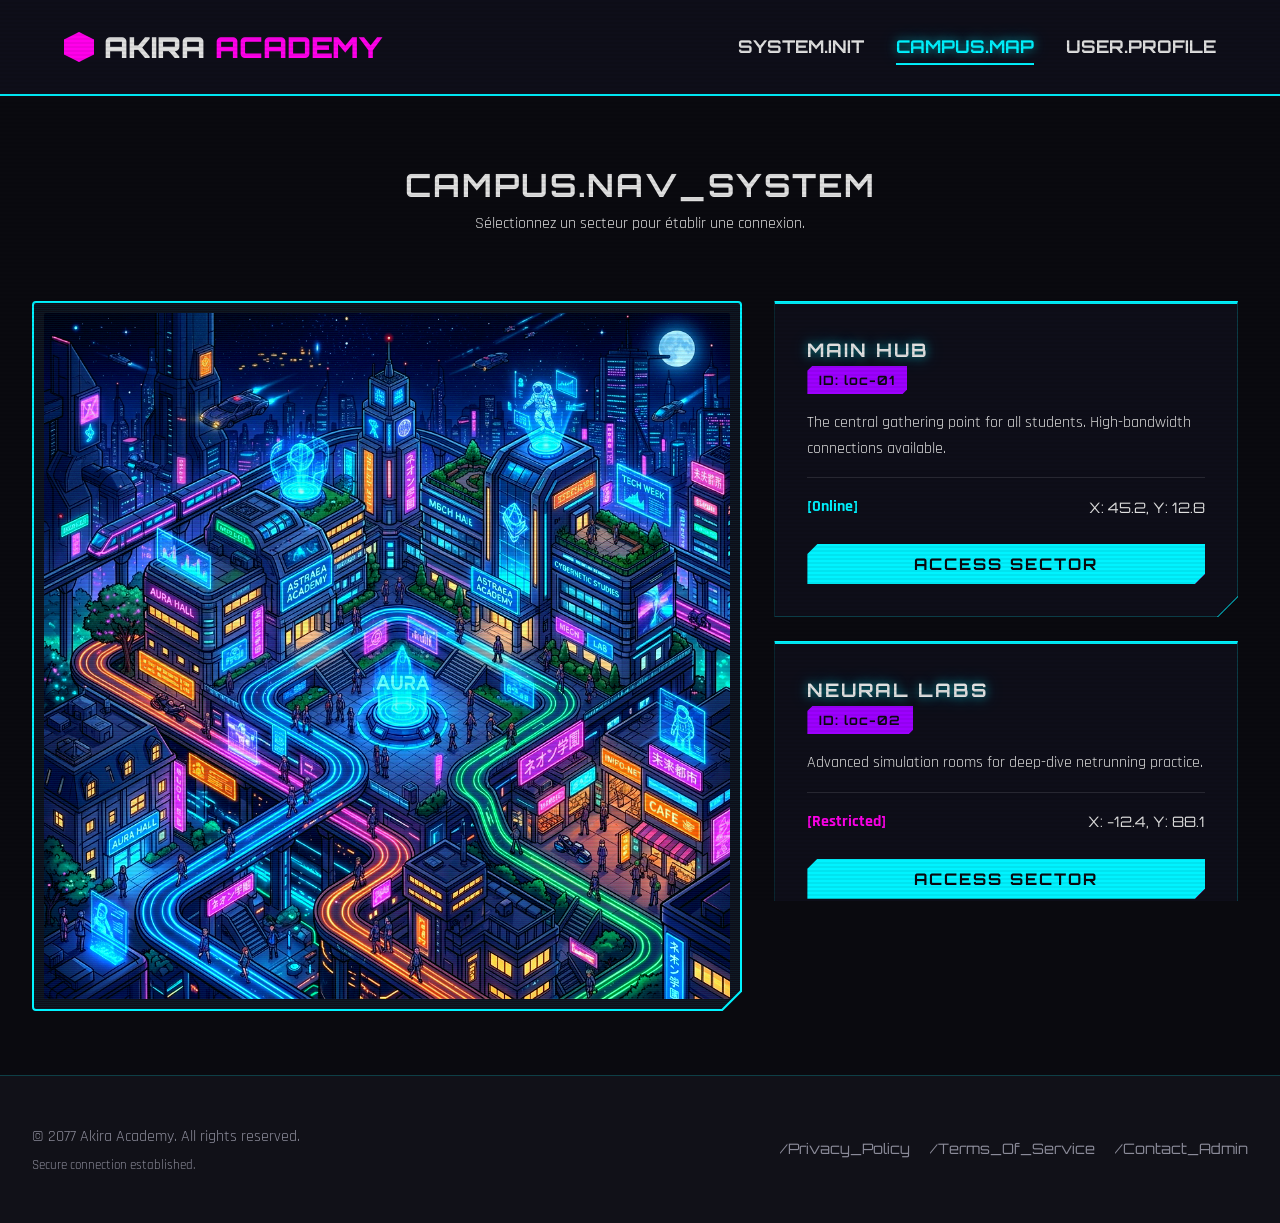
<file: akira-academy/campus.html>
<!DOCTYPE html>
<html lang="fr">
<head>
    <meta charset="UTF-8">
    <meta name="viewport" content="width=device-width, initial-scale=1.0">
    <title>Akira Academy | Campus.Map</title>
    
    <!-- Styles -->
    <link rel="stylesheet" href="assets/css/main.css">
    <link rel="stylesheet" href="assets/css/animations.css">
    <link rel="stylesheet" href="assets/css/cyberpunk.css">
    <link rel="stylesheet" href="assets/css/responsive.css">
    
    <style>
        .page-header {
            padding: 4rem 0 2rem;
            text-align: center;
        }
        
        .campus-container {
            display: grid;
            grid-template-columns: 1.5fr 1fr;
            gap: 2rem;
            margin-top: 2rem;
        }
        
        .map-wrapper {
            position: relative;
            border: 2px solid var(--neon-blue);
            padding: 10px;
            background: var(--bg-panel);
            border-radius: 4px;
        }
        
        .map-image {
            width: 100%;
            height: auto;
            display: block;
            border-radius: 2px;
            filter: contrast(1.2) saturate(1.5);
        }
        
        .map-overlay {
            position: absolute;
            top: 0;
            left: 0;
            width: 100%;
            height: 100%;
            background: repeating-linear-gradient(
                0deg,
                rgba(0, 243, 255, 0.05),
                rgba(0, 243, 255, 0.05) 1px,
                transparent 1px,
                transparent 2px
            );
            pointer-events: none;
        }
        
        .locations-list {
            display: flex;
            flex-direction: column;
            gap: 1.5rem;
            max-height: 600px;
            overflow-y: auto;
            padding-right: 10px;
        }
        
        @media screen and (max-width: 1024px) {
            .campus-container {
                grid-template-columns: 1fr;
            }
        }
    </style>
</head>
<body>
    <div class="scanlines"></div>
    
    <div id="navbar-placeholder"></div>
    
    <main class="container">
        <header class="page-header">
            <h1 class="random-glitch">Campus.Nav_System</h1>
            <p class="text-muted">Sélectionnez un secteur pour établir une connexion.</p>
        </header>
        
        <div class="campus-container">
            <div class="map-wrapper cybr-card">
                <img src="assets/img/campus.png" alt="Campus Map" class="map-image">
                <div class="map-overlay"></div>
            </div>
            
            <div class="locations-list" id="campus-locations">
                <!-- Locations will be injected here by campus.js -->
                <div class="text-center text-muted">Initialisation de la matrice...</div>
            </div>
        </div>
    </main>
    
    <div id="footer-placeholder"></div>
    
    <script src="assets/js/data.js"></script>
    <script src="assets/js/main.js"></script>
    <script src="assets/js/ui.js"></script>
    <script src="assets/js/campus.js"></script>
    <script src="assets/js/effects.js"></script>
</body>
</html>
</file>
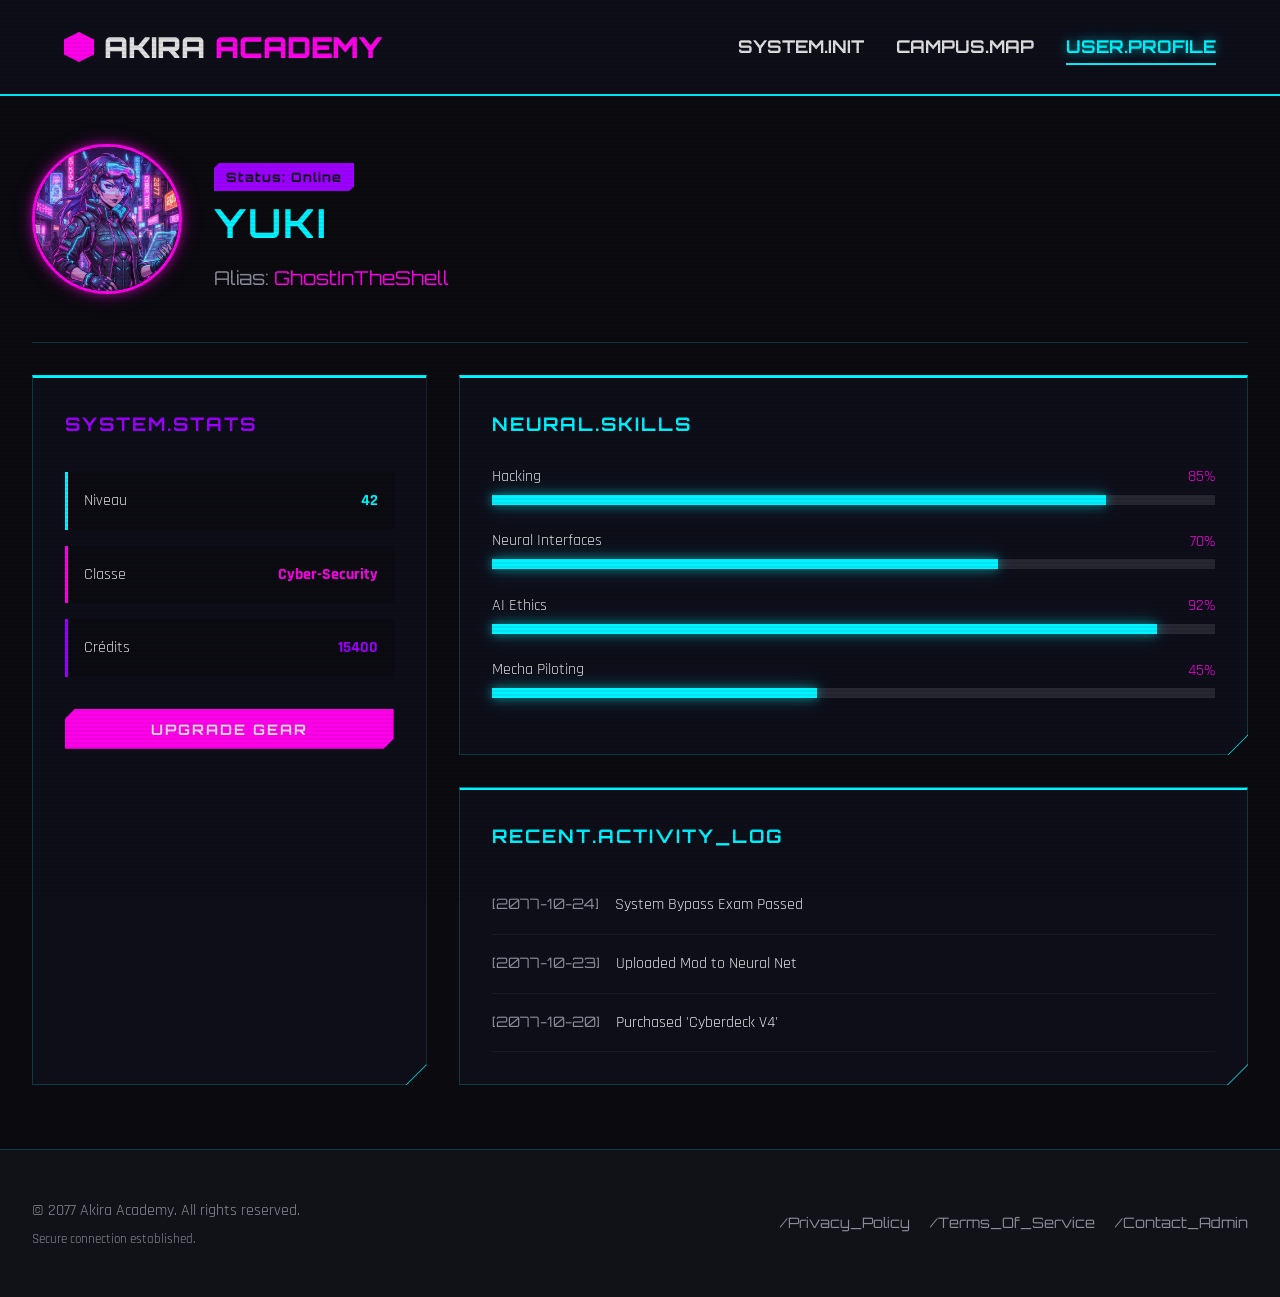
<file: akira-academy/student.html>
<!DOCTYPE html>
<html lang="fr">
<head>
    <meta charset="UTF-8">
    <meta name="viewport" content="width=device-width, initial-scale=1.0">
    <title>Akira Academy | User.Profile</title>
    
    <!-- Styles -->
    <link rel="stylesheet" href="assets/css/main.css">
    <link rel="stylesheet" href="assets/css/animations.css">
    <link rel="stylesheet" href="assets/css/cyberpunk.css">
    <link rel="stylesheet" href="assets/css/responsive.css">
    
    <style>
        .dashboard-header {
            padding: 3rem 0;
            display: flex;
            align-items: flex-end;
            gap: 2rem;
            border-bottom: 1px solid rgba(0, 243, 255, 0.2);
            margin-bottom: 2rem;
        }
        
        .avatar-container {
            width: 150px;
            height: 150px;
            border: 3px solid var(--neon-pink);
            border-radius: 50%;
            overflow: hidden;
            box-shadow: var(--glow-pink);
            position: relative;
        }
        
        .avatar-container img {
            width: 100%;
            height: 100%;
            object-fit: cover;
        }
        
        .avatar-container::after {
            content: '';
            position: absolute;
            top: 0;
            left: 0;
            width: 100%;
            height: 100%;
            background: linear-gradient(135deg, rgba(255,0,234,0.2) 0%, transparent 100%);
        }
        
        .user-info h1 {
            font-size: 2.5rem;
            margin-bottom: 0.5rem;
            color: var(--neon-blue);
        }
        
        .user-info .alias {
            font-family: var(--font-display);
            color: var(--text-muted);
            font-size: 1.2rem;
        }
        
        .dashboard-grid {
            display: grid;
            grid-template-columns: 1fr 2fr;
            gap: 2rem;
        }
        
        .stats-panel {
            display: flex;
            flex-direction: column;
            gap: 1rem;
        }
        
        .stat-item {
            display: flex;
            justify-content: space-between;
            padding: 1rem;
            background: rgba(10, 10, 15, 0.6);
            border-left: 3px solid var(--neon-blue);
        }
        
        .stat-item.pink { border-left-color: var(--neon-pink); }
        .stat-item.purple { border-left-color: var(--neon-purple); }
        
        .skill-bar {
            width: 100%;
            height: 10px;
            background: rgba(255,255,255,0.1);
            margin-top: 5px;
            position: relative;
        }
        
        .skill-level {
            height: 100%;
            background: var(--neon-blue);
            box-shadow: var(--glow-blue);
        }
        
        .skill-item {
            margin-bottom: 1.5rem;
        }
        
        .activity-list {
            list-style: none;
        }
        
        .activity-item {
            padding: 1rem 0;
            border-bottom: 1px solid rgba(255,255,255,0.05);
            display: flex;
            gap: 1rem;
        }
        
        .activity-date {
            color: var(--text-muted);
            font-family: var(--font-display);
            font-size: 0.9rem;
            min-width: 100px;
        }
        
        @media screen and (max-width: 768px) {
            .dashboard-header {
                flex-direction: column;
                align-items: center;
                text-align: center;
            }
            .dashboard-grid {
                grid-template-columns: 1fr;
            }
        }
    </style>
</head>
<body>
    <div class="scanlines"></div>
    <div id="navbar-placeholder"></div>
    
    <main class="container">
        <div class="dashboard-header">
            <div class="avatar-container">
                <img src="assets/img/student.png" alt="Student Avatar" id="profile-avatar">
            </div>
            <div class="user-info">
                <span class="cybr-badge">Status: Online</span>
                <h1 id="profile-name">Loading...</h1>
                <div class="alias">Alias: <span id="profile-alias" class="text-pink">--</span></div>
            </div>
        </div>
        
        <div class="dashboard-grid">
            <aside class="stats-panel cybr-card">
                <h3 class="text-purple" style="margin-bottom: 1rem;">System.Stats</h3>
                
                <div class="stat-item">
                    <span class="text-muted">Niveau</span>
                    <strong class="text-blue" id="stat-level">--</strong>
                </div>
                <div class="stat-item pink">
                    <span class="text-muted">Classe</span>
                    <strong class="text-pink" id="stat-class">--</strong>
                </div>
                <div class="stat-item purple">
                    <span class="text-muted">Crédits</span>
                    <strong class="text-purple" id="stat-credits">-- ¤</strong>
                </div>
                
                <button class="cybr-btn pink" style="margin-top: 1rem; width: 100%; height: 40px; line-height: 40px; font-size: 0.9rem;">Upgrade Gear</button>
            </aside>
            
            <div class="main-panel">
                <div class="cybr-card" style="margin-bottom: 2rem;">
                    <h3 class="text-blue" style="margin-bottom: 1.5rem;">Neural.Skills</h3>
                    <div id="skills-container">
                        <!-- Skills injected by JS -->
                    </div>
                </div>
                
                <div class="cybr-card">
                    <h3 class="text-blue" style="margin-bottom: 1.5rem;">Recent.Activity_Log</h3>
                    <ul class="activity-list" id="activity-container">
                        <!-- Activity injected by JS -->
                    </ul>
                </div>
            </div>
        </div>
    </main>
    
    <div id="footer-placeholder"></div>
    
    <script src="assets/js/data.js"></script>
    <script src="assets/js/main.js"></script>
    <script src="assets/js/ui.js"></script>
    <script src="assets/js/effects.js"></script>
    
    <!-- Inline script for student page logic -->
    <script>
        document.addEventListener('DOMContentLoaded', () => {
            const student = academyData.student;
            
            // Populate Header
            document.getElementById('profile-name').innerText = student.name;
            document.getElementById('profile-alias').innerText = student.alias;
            document.getElementById('profile-avatar').src = student.avatar;
            
            // Populate Stats
            document.getElementById('stat-level').innerText = student.level;
            document.getElementById('stat-class').innerText = student.class;
            document.getElementById('stat-credits').innerText = student.credits;
            
            // Populate Skills
            const skillsContainer = document.getElementById('skills-container');
            student.skills.forEach(skill => {
                skillsContainer.innerHTML += `
                    <div class="skill-item">
                        <div style="display: flex; justify-content: space-between; margin-bottom: 5px;">
                            <span>${skill.name}</span>
                            <span class="text-pink">${skill.level}%</span>
                        </div>
                        <div class="skill-bar">
                            <div class="skill-level" style="width: ${skill.level}%;"></div>
                        </div>
                    </div>
                `;
            });
            
            // Populate Activity
            const activityContainer = document.getElementById('activity-container');
            student.recentActivity.forEach(act => {
                activityContainer.innerHTML += `
                    <li class="activity-item">
                        <span class="activity-date">[${act.date}]</span>
                        <span>${act.action}</span>
                    </li>
                `;
            });
        });
    </script>
</body>
</html>
</file>
<file: akira-academy/assets/css/main.css>
@import url('https://fonts.googleapis.com/css2?family=Orbitron:wght@400;500;700;900&family=Rajdhani:wght@300;400;500;600;700&display=swap');

:root {
    /* Color Palette - Cyberpunk Theme */
    --bg-main: #0a0a0f;
    --bg-secondary: #111118;
    --bg-panel: rgba(16, 16, 28, 0.85);
    
    --neon-blue: #00f3ff;
    --neon-pink: #ff00ea;
    --neon-purple: #9d00ff;
    --neon-yellow: #fcee0a;
    
    --text-main: #e0e0e0;
    --text-muted: #8b8b99;
    --text-dark: #0a0a0f;
    
    /* Fonts */
    --font-display: 'Orbitron', sans-serif;
    --font-body: 'Rajdhani', sans-serif;
    
    /* Effects */
    --glow-blue: 0 0 10px rgba(0, 243, 255, 0.5), 0 0 20px rgba(0, 243, 255, 0.3);
    --glow-pink: 0 0 10px rgba(255, 0, 234, 0.5), 0 0 20px rgba(255, 0, 234, 0.3);
    --glow-purple: 0 0 10px rgba(157, 0, 255, 0.5), 0 0 20px rgba(157, 0, 255, 0.3);
    
    --transition-fast: 0.2s ease-in-out;
    --transition-med: 0.4s ease-in-out;
}

* {
    margin: 0;
    padding: 0;
    box-sizing: border-box;
}

body {
    font-family: var(--font-body);
    background-color: var(--bg-main);
    color: var(--text-main);
    line-height: 1.6;
    overflow-x: hidden;
    min-height: 100vh;
    display: flex;
    flex-direction: column;
}

h1, h2, h3, h4, h5, h6 {
    font-family: var(--font-display);
    text-transform: uppercase;
    letter-spacing: 2px;
}

a {
    text-decoration: none;
    color: inherit;
    transition: var(--transition-fast);
}

ul {
    list-style: none;
}

.container {
    max-width: 1400px;
    margin: 0 auto;
    padding: 0 2rem;
    width: 100%;
}

main {
    flex: 1;
}

/* Scrollbar */
::-webkit-scrollbar {
    width: 8px;
}
::-webkit-scrollbar-track {
    background: var(--bg-main);
}
::-webkit-scrollbar-thumb {
    background: var(--neon-purple);
    border-radius: 4px;
}
::-webkit-scrollbar-thumb:hover {
    background: var(--neon-pink);
}
</file>
<file: akira-academy/assets/css/animations.css>
/* Animations */

@keyframes glitch {
    0% {
        clip-path: inset(40% 0 61% 0);
        transform: translate(-2px, 2px);
    }
    20% {
        clip-path: inset(92% 0 1% 0);
        transform: translate(1px, -2px);
    }
    40% {
        clip-path: inset(43% 0 1% 0);
        transform: translate(-1px, 2px);
    }
    60% {
        clip-path: inset(25% 0 58% 0);
        transform: translate(2px, -1px);
    }
    80% {
        clip-path: inset(54% 0 7% 0);
        transform: translate(-2px, 1px);
    }
    100% {
        clip-path: inset(58% 0 43% 0);
        transform: translate(1px, -2px);
    }
}

@keyframes scanline {
    0% {
        transform: translateY(-100%);
    }
    100% {
        transform: translateY(100vh);
    }
}

@keyframes pulse-glow {
    0% {
        box-shadow: 0 0 5px var(--neon-blue), inset 0 0 5px var(--neon-blue);
    }
    50% {
        box-shadow: 0 0 20px var(--neon-blue), inset 0 0 10px var(--neon-blue);
    }
    100% {
        box-shadow: 0 0 5px var(--neon-blue), inset 0 0 5px var(--neon-blue);
    }
}

@keyframes float {
    0% {
        transform: translateY(0px);
    }
    50% {
        transform: translateY(-10px);
    }
    100% {
        transform: translateY(0px);
    }
}

@keyframes neon-flicker {
    0%, 19%, 21%, 23%, 25%, 54%, 56%, 100% {
        text-shadow:
            -0.2rem -0.2rem 1rem #fff,
            0.2rem 0.2rem 1rem #fff,
            0 0 2rem var(--neon-pink),
            0 0 4rem var(--neon-pink),
            0 0 6rem var(--neon-pink),
            0 0 8rem var(--neon-pink),
            0 0 10rem var(--neon-pink);
    }
    20%, 24%, 55% {
        text-shadow: none;
    }
}

.glitch-effect {
    position: relative;
}

.glitch-effect::before,
.glitch-effect::after {
    content: attr(data-text);
    position: absolute;
    top: 0;
    left: 0;
    width: 100%;
    height: 100%;
    opacity: 0.8;
}

.glitch-effect::before {
    left: 2px;
    text-shadow: -2px 0 var(--neon-pink);
    clip: rect(44px, 450px, 56px, 0);
    animation: glitch 5s infinite linear alternate-reverse;
}

.glitch-effect::after {
    left: -2px;
    text-shadow: -2px 0 var(--neon-blue);
    clip: rect(44px, 450px, 56px, 0);
    animation: glitch 5s infinite linear alternate-reverse;
    animation-delay: -2.5s;
}

.scanlines {
    position: fixed;
    top: 0;
    left: 0;
    width: 100vw;
    height: 100vh;
    background: linear-gradient(
        to bottom,
        rgba(255,255,255,0),
        rgba(255,255,255,0) 50%,
        rgba(0,0,0,0.2) 50%,
        rgba(0,0,0,0.2)
    );
    background-size: 100% 4px;
    pointer-events: none;
    z-index: 9999;
    opacity: 0.3;
}
</file>
<file: akira-academy/assets/css/cyberpunk.css>
/* Cyberpunk specific UI components */

/* Buttons */
.cybr-btn {
    --primary: var(--neon-blue);
    --shadow-primary: var(--glow-blue);
    --color: var(--text-dark);
    --font-size: 1.2rem;
    --height: 50px;
    
    color: var(--color);
    font-family: var(--font-display);
    font-size: var(--font-size);
    font-weight: 700;
    letter-spacing: 2px;
    background: var(--primary);
    border: none;
    position: relative;
    padding: 0 30px;
    height: var(--height);
    line-height: var(--height);
    display: inline-block;
    cursor: pointer;
    clip-path: polygon(10px 0, 100% 0, 100% calc(100% - 10px), calc(100% - 10px) 100%, 0 100%, 0 10px);
    transition: var(--transition-fast);
    text-transform: uppercase;
}

.cybr-btn::after {
    content: '';
    position: absolute;
    bottom: 0;
    right: 0;
    width: 10px;
    height: 10px;
    background: var(--neon-pink);
    clip-path: polygon(100% 0, 0 100%, 100% 100%);
}

.cybr-btn:hover {
    background: var(--neon-pink);
    color: var(--text-main);
    box-shadow: var(--glow-pink);
}

.cybr-btn:hover::after {
    background: var(--neon-blue);
}

.cybr-btn.pink {
    --primary: var(--neon-pink);
    color: var(--text-main);
}
.cybr-btn.pink:hover {
    background: var(--neon-purple);
}

/* Cards */
.cybr-card {
    background: var(--bg-panel);
    border: 1px solid rgba(0, 243, 255, 0.2);
    border-top: 3px solid var(--neon-blue);
    padding: 2rem;
    position: relative;
    backdrop-filter: blur(10px);
    transition: var(--transition-med);
    clip-path: polygon(0 0, 100% 0, 100% calc(100% - 20px), calc(100% - 20px) 100%, 0 100%);
}

.cybr-card::before {
    content: '';
    position: absolute;
    bottom: -1px;
    right: -1px;
    width: 21px;
    height: 21px;
    background: var(--neon-blue);
    clip-path: polygon(100% 0, 0 100%, 100% 100%);
    transition: var(--transition-med);
}

.cybr-card:hover {
    border-color: var(--neon-pink);
    border-top-color: var(--neon-pink);
    transform: translateY(-5px);
    box-shadow: var(--glow-blue);
}

.cybr-card:hover::before {
    background: var(--neon-pink);
}

/* Inputs */
.cybr-input {
    width: 100%;
    background: rgba(10, 10, 15, 0.8);
    border: 1px solid var(--text-muted);
    border-bottom: 2px solid var(--neon-blue);
    padding: 1rem;
    color: var(--neon-blue);
    font-family: var(--font-body);
    font-size: 1.1rem;
    outline: none;
    transition: var(--transition-fast);
}

.cybr-input:focus {
    border-color: var(--neon-pink);
    box-shadow: 0 4px 10px rgba(255, 0, 234, 0.2);
}

.cybr-input::placeholder {
    color: var(--text-muted);
    font-family: var(--font-body);
}

/* Badges */
.cybr-badge {
    display: inline-block;
    padding: 0.25rem 0.75rem;
    font-family: var(--font-display);
    font-size: 0.8rem;
    font-weight: 700;
    color: var(--bg-main);
    background: var(--neon-purple);
    clip-path: polygon(5px 0, 100% 0, 100% calc(100% - 5px), calc(100% - 5px) 100%, 0 100%, 0 5px);
    letter-spacing: 1px;
}

/* Utilities */
.text-blue { color: var(--neon-blue); }
.text-pink { color: var(--neon-pink); }
.text-purple { color: var(--neon-purple); }

.glow-text {
    text-shadow: var(--glow-blue);
}
</file>
<file: akira-academy/assets/css/responsive.css>
/* Responsive Design */

@media screen and (max-width: 1024px) {
    .container {
        padding: 0 1.5rem;
    }
    
    .hero-content h1 {
        font-size: 3rem;
    }
}

@media screen and (max-width: 768px) {
    .navbar {
        padding: 1rem;
    }
    
    .nav-links {
        display: none; /* In a real app, we'd toggle a mobile menu */
        flex-direction: column;
        position: absolute;
        top: 70px;
        left: 0;
        width: 100%;
        background: var(--bg-panel);
        backdrop-filter: blur(10px);
        padding: 2rem;
        border-bottom: 2px solid var(--neon-blue);
        z-index: 1000;
    }
    
    .nav-links.active {
        display: flex;
    }
    
    .mobile-menu-btn {
        display: block !important;
    }
    
    .hero-content h1 {
        font-size: 2.5rem;
    }
    
    .campus-grid {
        grid-template-columns: 1fr;
    }
    
    .student-dashboard {
        grid-template-columns: 1fr !important;
    }
}

@media screen and (max-width: 480px) {
    .hero-content h1 {
        font-size: 2rem;
    }
    
    .hero-content p {
        font-size: 1rem;
    }
    
    .cybr-btn {
        width: 100%;
        text-align: center;
        margin-bottom: 1rem;
    }
}
</file>
